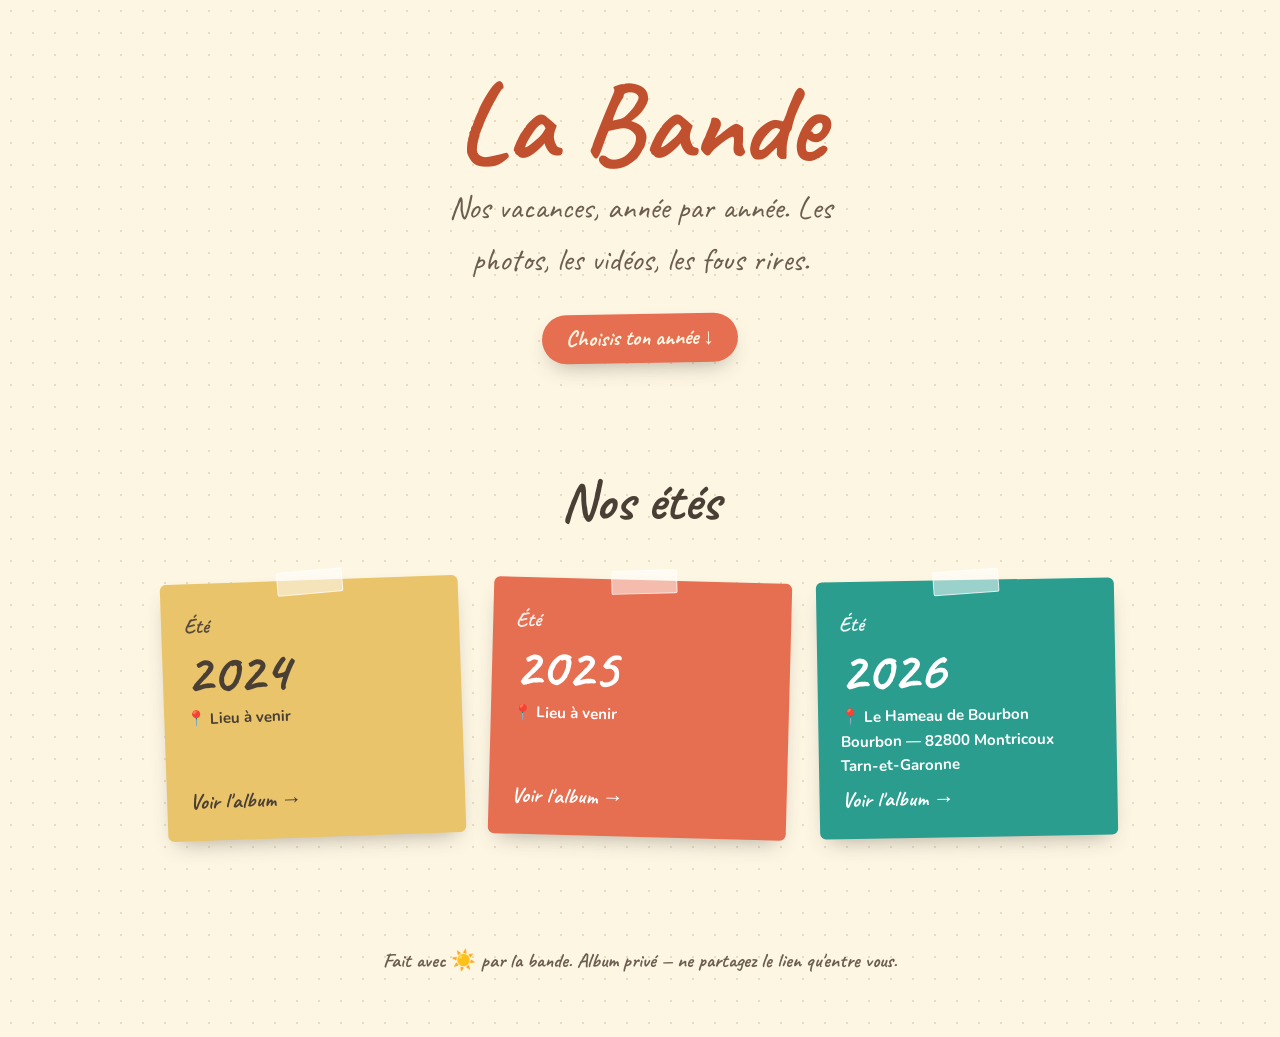
<file: index.html>
<!DOCTYPE html>
<html lang="fr">
<head>
<meta charset="UTF-8">
<meta name="viewport" content="width=device-width, initial-scale=1.0">
<title>La Bande — Nos vacances</title>
<link rel="preconnect" href="https://fonts.googleapis.com">
<link rel="preconnect" href="https://fonts.gstatic.com" crossorigin>
<link href="https://fonts.googleapis.com/css2?family=Fredoka:wght@500;600;700&family=Nunito:wght@400;600;700;800&family=Caveat:wght@600;700&display=swap" rel="stylesheet">
<link rel="stylesheet" href="style.css">
</head>
<body class="home">

<!-- ============ EN-TÊTE ============ -->
<header class="hero">
  <div class="hero-blobs" aria-hidden="true">
    <span class="blob b1"></span>
    <span class="blob b2"></span>
    <span class="blob b3"></span>
    <span class="blob b4"></span>
  </div>
  <div class="hero-inner">
    <h1 class="hero-title">La&nbsp;Bande</h1>
    <p class="hero-sub">Nos vacances, année par année. Les photos, les vidéos, les fous rires.</p>
    <a href="#annees" class="scroll-cue">Choisis ton année ↓</a>
  </div>
</header>

<!-- ============ CHOIX DES ANNÉES ============ -->
<main>
  <section id="annees" class="years">
    <h2 class="section-title">Nos étés</h2>
    <div class="year-grid">

      <!-- Carte 2024 -->
      <a class="year-card y2024" href="2024.html">
        <span class="year-tag">Été</span>
        <span class="year-num">2024</span>
        <!-- 👉 Remplacez "Lieu à venir" par le lieu quand vous voulez -->
        <span class="year-place">📍 Lieu à venir</span>
        <span class="year-go">Voir l'album →</span>
      </a>

      <!-- Carte 2025 -->
      <a class="year-card y2025" href="2025.html">
        <span class="year-tag">Été</span>
        <span class="year-num">2025</span>
        <span class="year-place">📍 Lieu à venir</span>
        <span class="year-go">Voir l'album →</span>
      </a>

      <!-- Carte 2026 -->
      <a class="year-card y2026" href="2026.html">
        <span class="year-tag">Été</span>
        <span class="year-num">2026</span>
        <span class="year-place">📍 Le Hameau de Bourbon<br>Bourbon — 82800 Montricoux<br>Tarn-et-Garonne</span>
        <span class="year-go">Voir l'album →</span>
      </a>

    </div>
  </section>
</main>

<footer class="site-footer">
  <p>Fait avec ☀️ par la bande. Album privé — ne partagez le lien qu'entre vous.</p>
</footer>

</body>
</html>
</file>
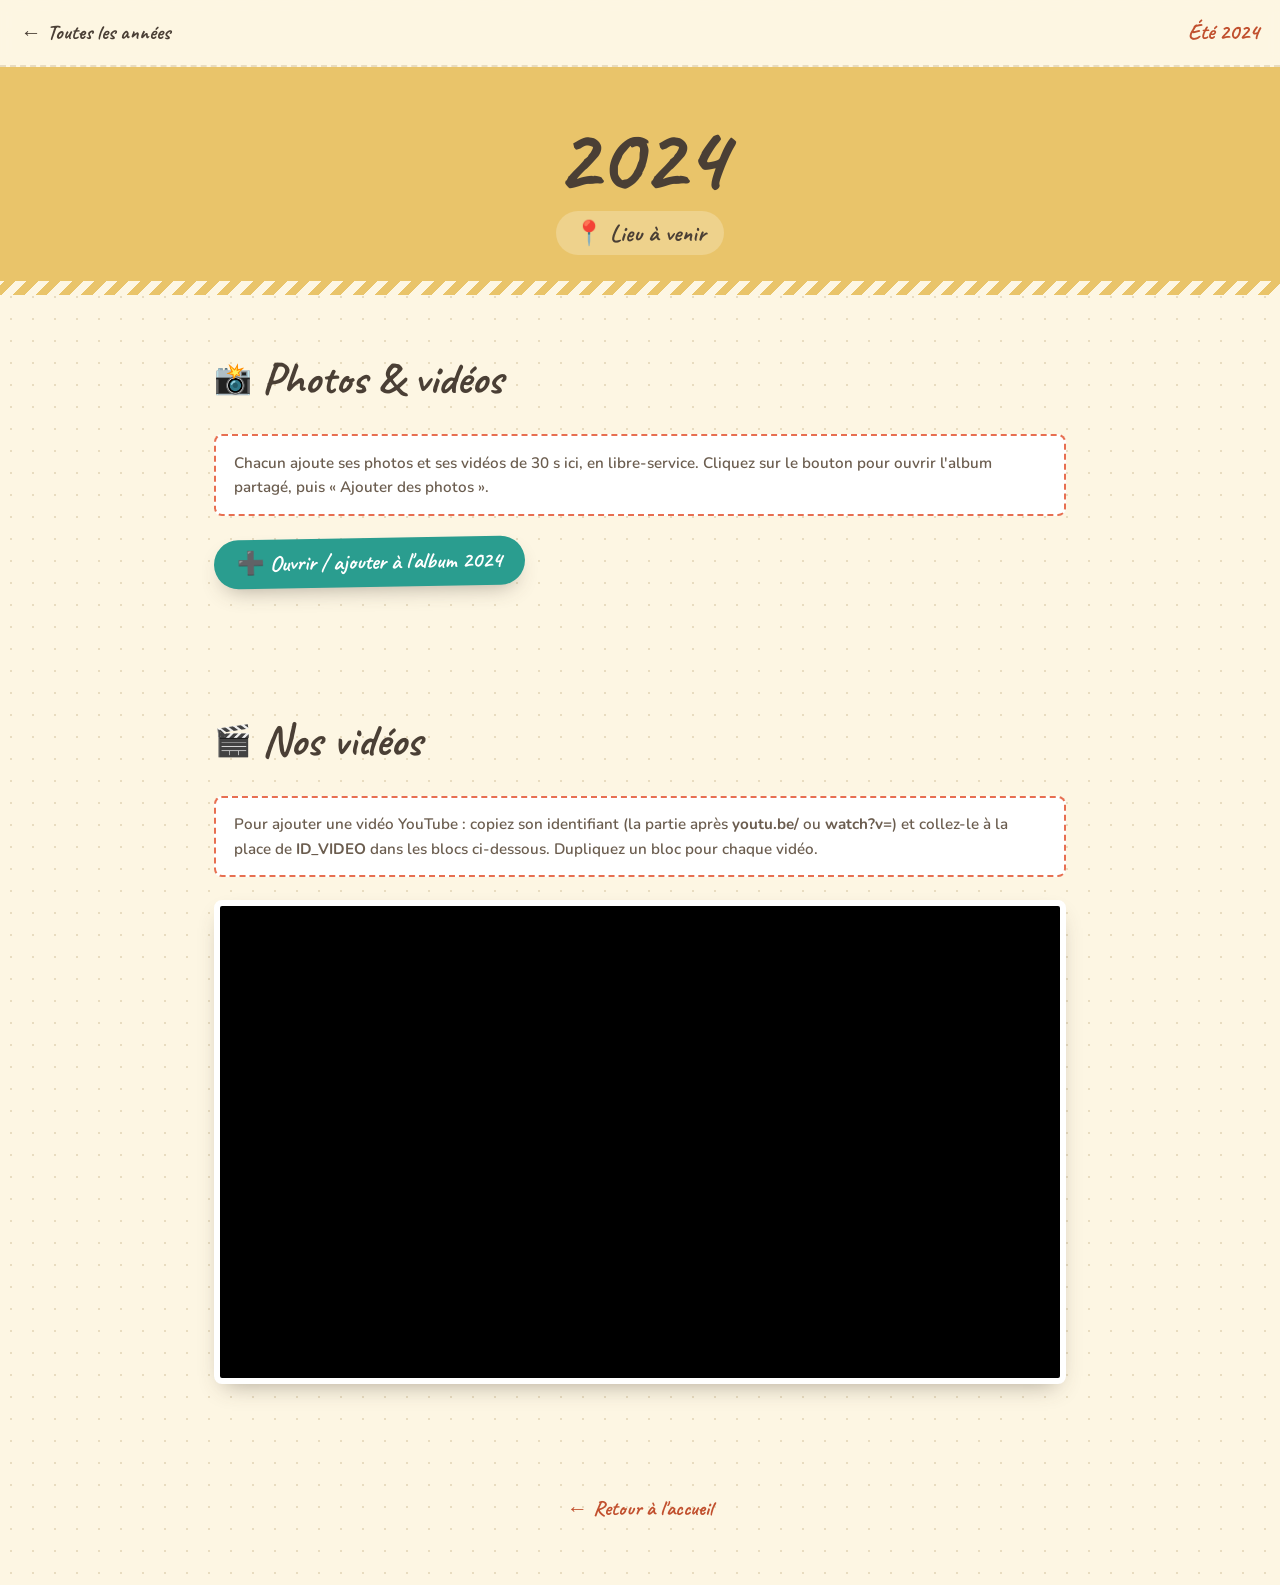
<file: 2024.html>
<!DOCTYPE html>
<html lang="fr">
<head>
<meta charset="UTF-8">
<meta name="viewport" content="width=device-width, initial-scale=1.0">
<title>Été 2024 — La Bande</title>
<link rel="preconnect" href="https://fonts.googleapis.com">
<link rel="preconnect" href="https://fonts.gstatic.com" crossorigin>
<link href="https://fonts.googleapis.com/css2?family=Fredoka:wght@500;600;700&family=Nunito:wght@400;600;700;800&family=Caveat:wght@600;700&display=swap" rel="stylesheet">
<link rel="stylesheet" href="style.css">
</head>
<body class="year-page">

<div class="topbar">
  <a class="back-link" href="index.html">← Toutes les années</a>
  <span class="badge">Été 2024</span>
</div>

<!-- ============ EN-TÊTE DE L'ANNÉE ============ -->
<header class="year-hero h2024">
  <h1>2024</h1>
  <!-- 👉 Remplacez "Lieu à venir" par le lieu (ex : Corse, Cap Ferret…) -->
  <span class="place">📍 Lieu à venir</span>
</header>

<!-- ============ PHOTOS & VIDÉOS COURTES ============ -->
<section class="block">
  <div class="block-head"><span class="block-emoji">📸</span><h2>Photos & vidéos</h2></div>

  <div class="block-note">
    Chacun ajoute ses photos et ses vidéos de 30 s ici, en libre-service.
    Cliquez sur le bouton pour ouvrir l'album partagé, puis « Ajouter des photos ».
  </div>

  <!-- ▼▼▼ ZONE ALBUM GOOGLE PHOTOS ▼▼▼
       1. Créez un album dans Google Photos (un par année).
       2. Partagez-le → activez "Autoriser l'ajout de photos".
       3. Copiez le lien de partage et collez-le dans le href du bouton ci-dessous.
       (L'intégration visuelle de l'album se colle à la place du bloc .placeholder si vous
        générez un code d'intégration — sinon le bouton suffit largement.) -->

  <p style="margin:0 0 1.4rem;">
    <a class="share-btn" href="https://photos.app.goo.gl/c1QCtZPVksezQcNh7" target="_blank" rel="noopener">
      ➕ Ouvrir / ajouter à l'album 2024
    </a>
  </p>

</section>

<!-- ============ LIENS VIDÉOS (YOUTUBE) ============ -->
<section class="block">
  <div class="block-head"><span class="block-emoji">🎬</span><h2>Nos vidéos</h2></div>

  <div class="block-note">
    Pour ajouter une vidéo YouTube : copiez son identifiant (la partie après
    <strong>youtu.be/</strong> ou <strong>watch?v=</strong>) et collez-le à la place de
    <strong>ID_VIDEO</strong> dans les blocs ci-dessous. Dupliquez un bloc pour chaque vidéo.
  </div>

  <div class="video-grid">

    <!-- ▼ BLOC VIDÉO À DUPLIQUER — remplacez ID_VIDEO ▼ -->
    <div class="video-card">
      <iframe src="https://www.youtube.com/embed/ID_VIDEO"
              title="Vidéo souvenir 2024"
              allow="accelerometer; autoplay; clipboard-write; encrypted-media; gyroscope; picture-in-picture"
              allowfullscreen loading="lazy"></iframe>
    </div>
    <!-- ▲ fin du bloc ▲ -->

    <!-- Copiez le bloc ci-dessus autant de fois que de vidéos -->

  </div>
</section>

<footer class="site-footer">
  <p><a class="back-link" href="index.html">← Retour à l'accueil</a></p>
</footer>

</body>
</html>
</file>
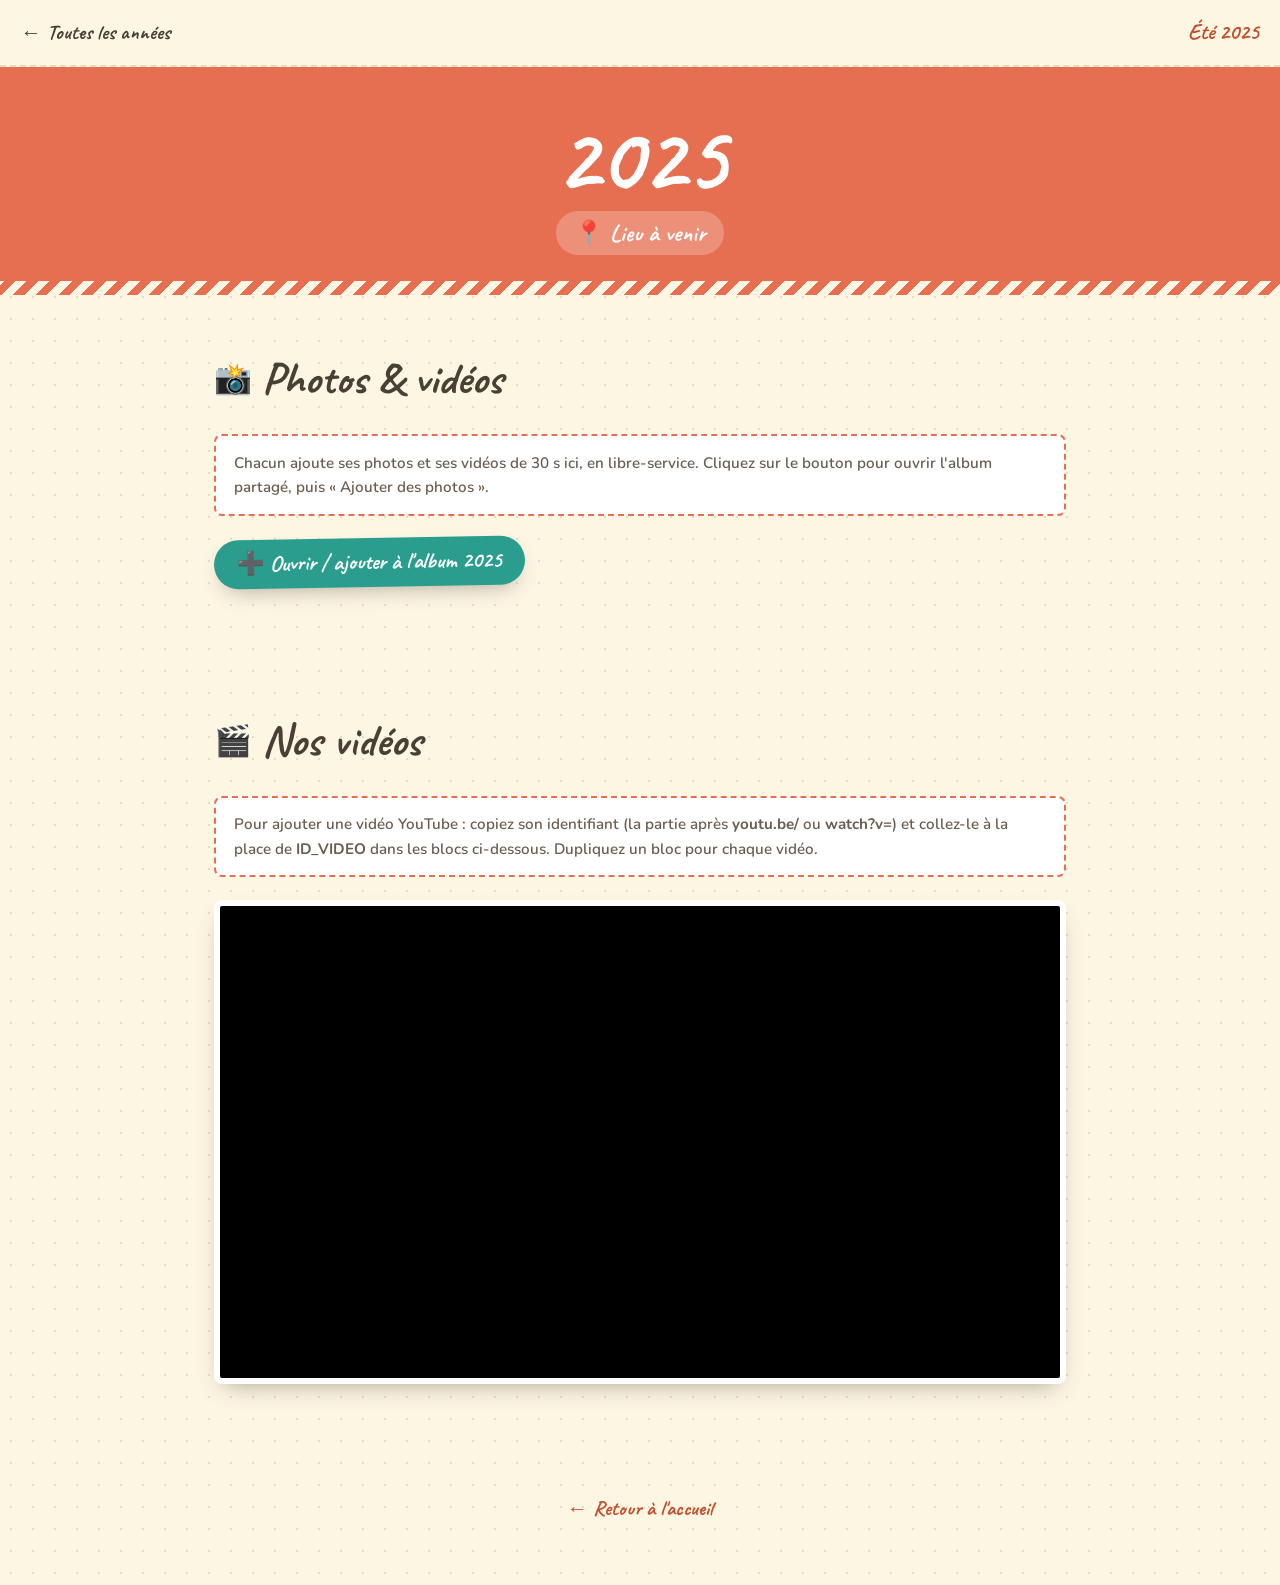
<file: 2025.html>
<!DOCTYPE html>
<html lang="fr">
<head>
<meta charset="UTF-8">
<meta name="viewport" content="width=device-width, initial-scale=1.0">
<title>Été 2025 — La Bande</title>
<link rel="preconnect" href="https://fonts.googleapis.com">
<link rel="preconnect" href="https://fonts.gstatic.com" crossorigin>
<link href="https://fonts.googleapis.com/css2?family=Fredoka:wght@500;600;700&family=Nunito:wght@400;600;700;800&family=Caveat:wght@600;700&display=swap" rel="stylesheet">
<link rel="stylesheet" href="style.css">
</head>
<body class="year-page">

<div class="topbar">
  <a class="back-link" href="index.html">← Toutes les années</a>
  <span class="badge">Été 2025</span>
</div>

<!-- ============ EN-TÊTE DE L'ANNÉE ============ -->
<header class="year-hero h2025">
  <h1>2025</h1>
  <!-- 👉 Remplacez "Lieu à venir" par le lieu (ex : Corse, Cap Ferret…) -->
  <span class="place">📍 Lieu à venir</span>
</header>

<!-- ============ PHOTOS & VIDÉOS COURTES ============ -->
<section class="block">
  <div class="block-head"><span class="block-emoji">📸</span><h2>Photos & vidéos</h2></div>

  <div class="block-note">
    Chacun ajoute ses photos et ses vidéos de 30 s ici, en libre-service.
    Cliquez sur le bouton pour ouvrir l'album partagé, puis « Ajouter des photos ».
  </div>

  <!-- ▼▼▼ ZONE ALBUM GOOGLE PHOTOS ▼▼▼
       1. Créez un album dans Google Photos (un par année).
       2. Partagez-le → activez "Autoriser l'ajout de photos".
       3. Copiez le lien de partage et collez-le dans le href du bouton ci-dessous.
       (L'intégration visuelle de l'album se colle à la place du bloc .placeholder si vous
        générez un code d'intégration — sinon le bouton suffit largement.) -->

  <p style="margin:0 0 1.4rem;">
    <a class="share-btn" href="https://photos.app.goo.gl/ENUyNoYxpjGoa2Si6" target="_blank" rel="noopener">
      ➕ Ouvrir / ajouter à l'album 2025
    </a>
  </p>

</section>

<!-- ============ LIENS VIDÉOS (YOUTUBE) ============ -->
<section class="block">
  <div class="block-head"><span class="block-emoji">🎬</span><h2>Nos vidéos</h2></div>

  <div class="block-note">
    Pour ajouter une vidéo YouTube : copiez son identifiant (la partie après
    <strong>youtu.be/</strong> ou <strong>watch?v=</strong>) et collez-le à la place de
    <strong>ID_VIDEO</strong> dans les blocs ci-dessous. Dupliquez un bloc pour chaque vidéo.
  </div>

  <div class="video-grid">

    <!-- ▼ BLOC VIDÉO À DUPLIQUER — remplacez ID_VIDEO ▼ -->
    <div class="video-card">
      <iframe src="https://www.youtube.com/embed/ID_VIDEO"
              title="Vidéo souvenir 2025"
              allow="accelerometer; autoplay; clipboard-write; encrypted-media; gyroscope; picture-in-picture"
              allowfullscreen loading="lazy"></iframe>
    </div>
    <!-- ▲ fin du bloc ▲ -->

    <!-- Copiez le bloc ci-dessus autant de fois que de vidéos -->

  </div>
</section>

<footer class="site-footer">
  <p><a class="back-link" href="index.html">← Retour à l'accueil</a></p>
</footer>

</body>
</html>
</file>
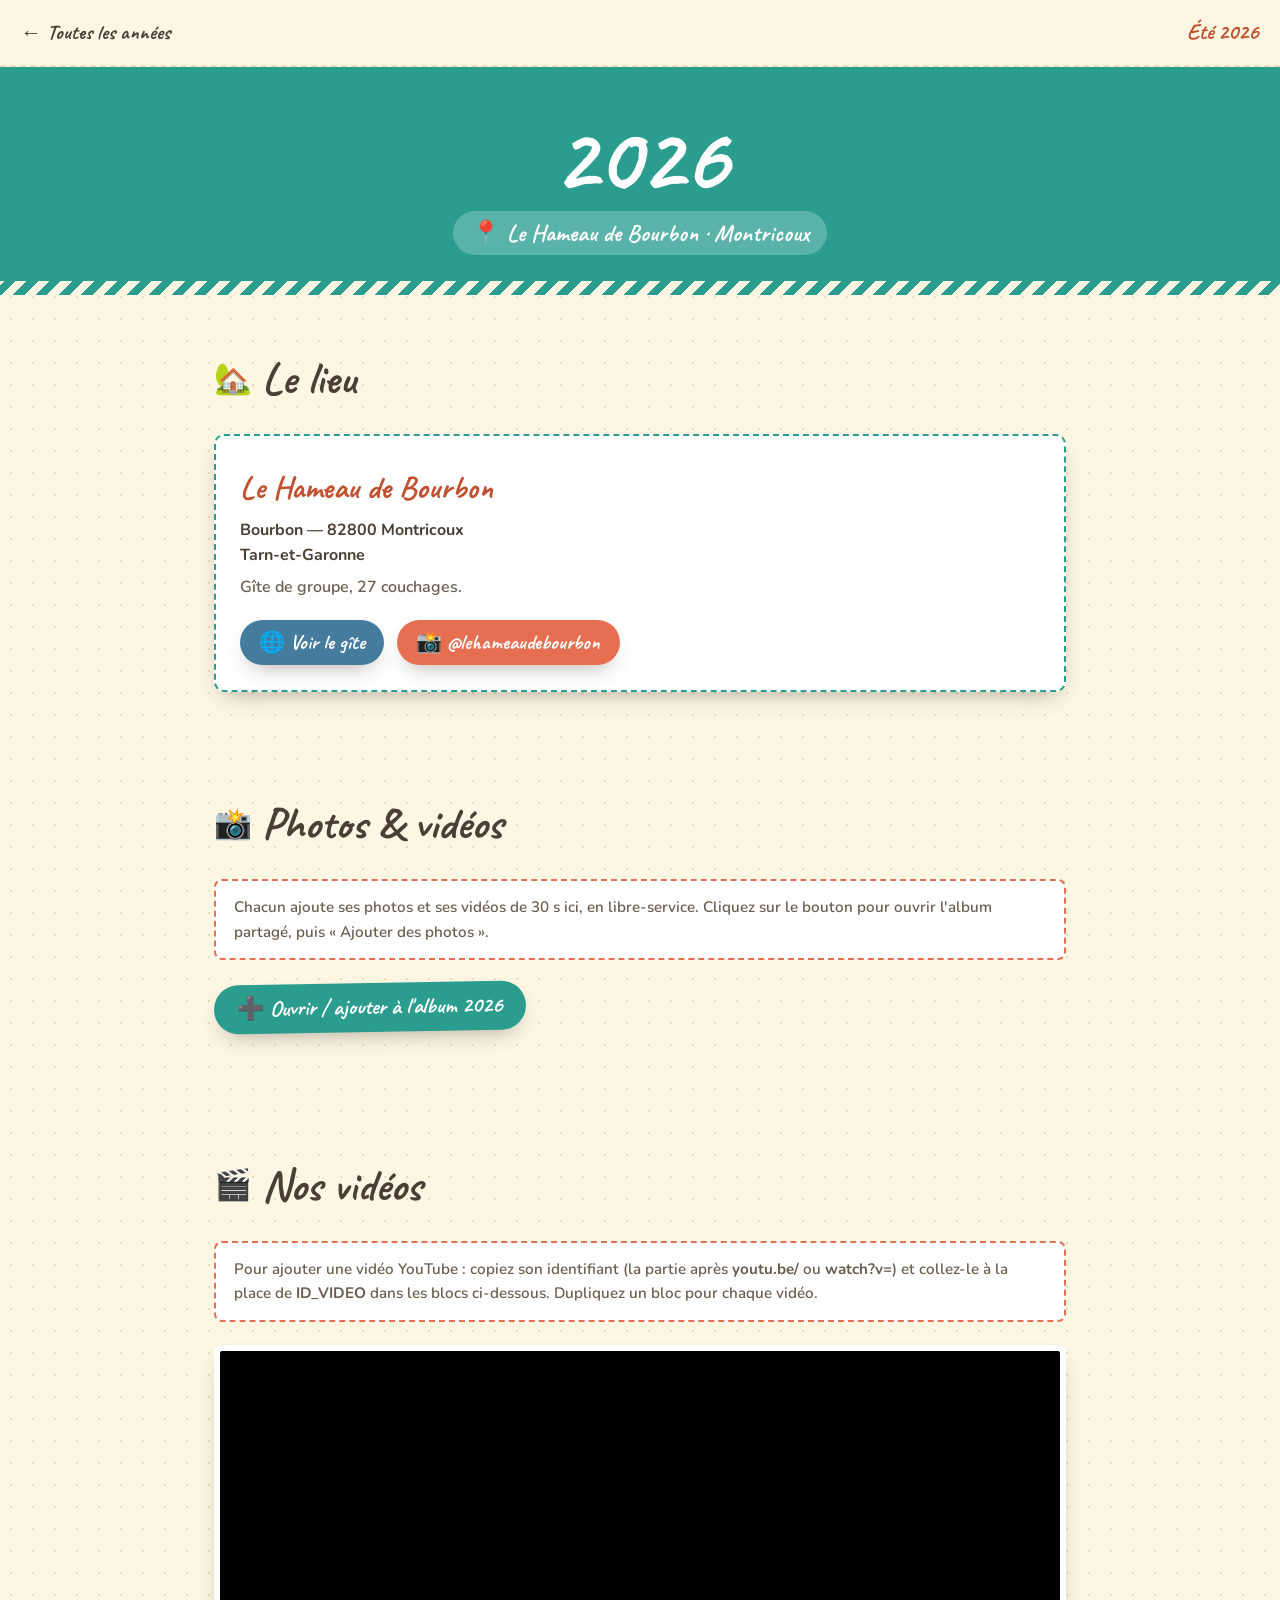
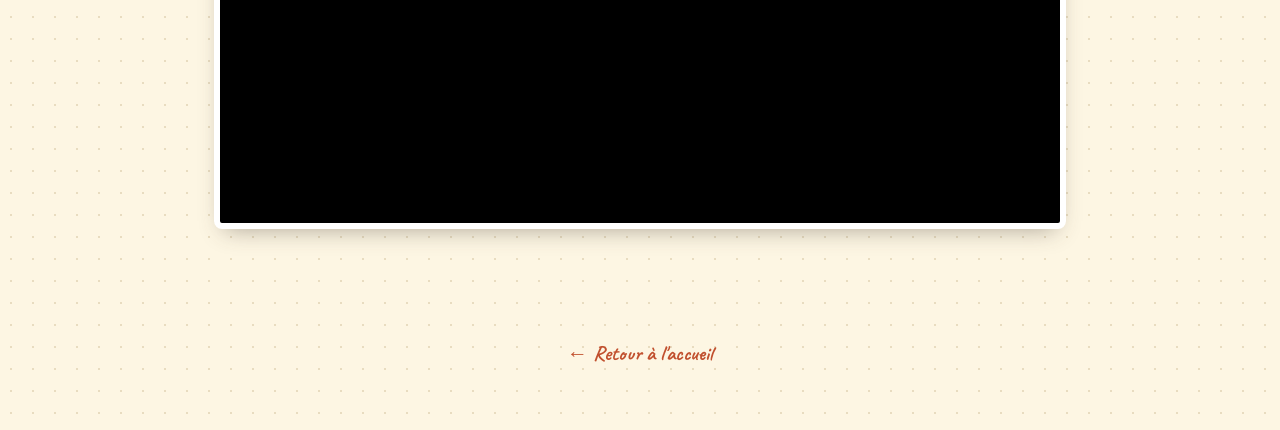
<file: 2026.html>
<!DOCTYPE html>
<html lang="fr">
<head>
<meta charset="UTF-8">
<meta name="viewport" content="width=device-width, initial-scale=1.0">
<title>Été 2026 — La Bande</title>
<link rel="preconnect" href="https://fonts.googleapis.com">
<link rel="preconnect" href="https://fonts.gstatic.com" crossorigin>
<link href="https://fonts.googleapis.com/css2?family=Fredoka:wght@500;600;700&family=Nunito:wght@400;600;700;800&family=Caveat:wght@600;700&display=swap" rel="stylesheet">
<link rel="stylesheet" href="style.css">
</head>
<body class="year-page">

<div class="topbar">
  <a class="back-link" href="index.html">← Toutes les années</a>
  <span class="badge">Été 2026</span>
</div>

<!-- ============ EN-TÊTE DE L'ANNÉE ============ -->
<header class="year-hero h2026">
  <h1>2026</h1>
  <span class="place">📍 Le Hameau de Bourbon · Montricoux</span>
</header>

<!-- ============ LE LIEU ============ -->
<section class="block">
  <div class="block-head"><span class="block-emoji">🏡</span><h2>Le lieu</h2></div>
  <div class="place-card">
    <p class="place-name">Le Hameau de Bourbon</p>
    <p class="place-addr">Bourbon — 82800 Montricoux<br>Tarn-et-Garonne</p>
    <p class="place-desc">Gîte de groupe, 27 couchages.</p>
    <div class="place-links">
      <a class="place-btn site" href="https://www.grandsgites.com/gite-82-hameau-bourbon-7348.htm" target="_blank" rel="noopener">🌐 Voir le gîte</a>
      <a class="place-btn insta" href="https://www.instagram.com/lehameaudebourbon/" target="_blank" rel="noopener">📸 @lehameaudebourbon</a>
    </div>
  </div>
</section>

<!-- ============ PHOTOS & VIDÉOS COURTES ============ -->
<section class="block">
  <div class="block-head"><span class="block-emoji">📸</span><h2>Photos & vidéos</h2></div>

  <div class="block-note">
    Chacun ajoute ses photos et ses vidéos de 30 s ici, en libre-service.
    Cliquez sur le bouton pour ouvrir l'album partagé, puis « Ajouter des photos ».
  </div>

  <!-- ▼▼▼ ZONE ALBUM GOOGLE PHOTOS ▼▼▼
       1. Créez un album dans Google Photos (un par année).
       2. Partagez-le → activez "Autoriser l'ajout de photos".
       3. Copiez le lien de partage et collez-le dans le href du bouton ci-dessous.
       (L'intégration visuelle de l'album se colle à la place du bloc .placeholder si vous
        générez un code d'intégration — sinon le bouton suffit largement.) -->

  <p style="margin:0 0 1.4rem;">
    <a class="share-btn" href="https://photos.app.goo.gl/LEJegakvXUY4JCNu5" target="_blank" rel="noopener">
      ➕ Ouvrir / ajouter à l'album 2026
    </a>
  </p>

</section>

<!-- ============ LIENS VIDÉOS (YOUTUBE) ============ -->
<section class="block">
  <div class="block-head"><span class="block-emoji">🎬</span><h2>Nos vidéos</h2></div>

  <div class="block-note">
    Pour ajouter une vidéo YouTube : copiez son identifiant (la partie après
    <strong>youtu.be/</strong> ou <strong>watch?v=</strong>) et collez-le à la place de
    <strong>ID_VIDEO</strong> dans les blocs ci-dessous. Dupliquez un bloc pour chaque vidéo.
  </div>

  <div class="video-grid">

    <!-- ▼ BLOC VIDÉO À DUPLIQUER — remplacez ID_VIDEO ▼ -->
    <div class="video-card">
      <iframe src="https://www.youtube.com/embed/ID_VIDEO"
              title="Vidéo souvenir 2026"
              allow="accelerometer; autoplay; clipboard-write; encrypted-media; gyroscope; picture-in-picture"
              allowfullscreen loading="lazy"></iframe>
    </div>
    <!-- ▲ fin du bloc ▲ -->

    <!-- Copiez le bloc ci-dessus autant de fois que de vidéos -->

  </div>
</section>

<footer class="site-footer">
  <p><a class="back-link" href="index.html">← Retour à l'accueil</a></p>
</footer>

</body>
</html>
</file>
<file: style.css>
/* =========================================================
   LA BANDE — thème "Carnet de voyage"
   Fond papier, écriture manuscrite, cartes façon polaroid
   ========================================================= */

:root{
  --paper:#fdf6e3;
  --paper-dot:#e8dcc0;
  --ink:#4a3f35;
  --ink-soft:#6b5d4f;
  --rust:#c1502e;
  --mustard:#e9c46a;
  --terra:#e76f51;
  --pine:#2a9d8f;
  --sky:#457b9d;
  --card-radius:6px;
  --shadow:0 10px 22px -10px rgba(74,63,53,.45);
  --font-hand:"Caveat", cursive;
  --font-body:"Nunito", system-ui, sans-serif;
}

*{box-sizing:border-box;}
html{scroll-behavior:smooth;}
body{
  margin:0;
  font-family:var(--font-body);
  color:var(--ink);
  background:var(--paper);
  background-image:radial-gradient(var(--paper-dot) 1.5px,transparent 1.5px);
  background-size:22px 22px;
  line-height:1.6;
}

/* ---------- HERO ---------- */
.hero{position:relative;padding:4.5rem 1.5rem 3.5rem;text-align:center;}
.hero-inner{max-width:760px;margin:0 auto;position:relative;z-index:1;}
.eyebrow{
  display:inline-block;font-family:var(--font-hand);font-size:1.35rem;font-weight:700;
  color:var(--paper);background:var(--ink);padding:.15rem 1rem;border-radius:999px;
  transform:rotate(-2deg);margin:0 0 1rem;
}
.hero-title{font-family:var(--font-hand);font-size:clamp(4rem,15vw,7rem);line-height:.9;margin:0;color:var(--rust);font-weight:700;}
.hero-sub{font-family:var(--font-hand);font-size:clamp(1.4rem,4vw,2rem);color:var(--ink-soft);margin:.6rem auto 1.8rem;max-width:30ch;}
.scroll-cue{
  display:inline-block;font-family:var(--font-hand);font-size:1.4rem;font-weight:700;
  text-decoration:none;color:var(--paper);background:var(--terra);padding:.4rem 1.5rem;
  border-radius:999px;box-shadow:var(--shadow);transform:rotate(-1deg);transition:transform .15s ease;
}
.scroll-cue:hover{transform:rotate(-1deg) translateY(-3px) scale(1.04);}

/* ---------- ANNÉES ---------- */
.years{max-width:1000px;margin:0 auto;padding:2.5rem 1.5rem 3rem;}
.section-title{font-family:var(--font-hand);font-size:clamp(2.4rem,7vw,3.4rem);text-align:center;color:var(--ink);margin:0 0 2.2rem;}
.year-grid{display:grid;grid-template-columns:repeat(auto-fit,minmax(230px,1fr));gap:1.8rem;}
.year-card{
  position:relative;display:flex;flex-direction:column;gap:.3rem;
  padding:1.6rem 1.4rem 1.3rem;border-radius:var(--card-radius);text-decoration:none;
  color:#fff;box-shadow:var(--shadow);min-height:210px;transition:transform .18s ease, box-shadow .18s ease;
}
.year-card::before{
  content:"";position:absolute;top:-10px;left:50%;width:64px;height:22px;margin-left:-32px;
  background:#ffffff88;border:1px solid #ffffffaa;transform:rotate(-3deg);border-radius:2px;
}
.year-card:hover{transform:translateY(-6px) rotate(0deg);box-shadow:0 16px 30px -12px rgba(74,63,53,.5);}
.y2024{background:var(--mustard);color:var(--ink);transform:rotate(-2deg);}
.y2025{background:var(--terra);transform:rotate(1.5deg);}
.y2026{background:var(--pine);transform:rotate(-1deg);}
.year-tag{font-family:var(--font-hand);font-size:1.3rem;font-weight:700;opacity:.9;}
.year-num{font-family:var(--font-hand);font-size:3.6rem;line-height:.9;font-weight:700;}
.year-place{font-weight:700;font-size:.95rem;margin-top:.2rem;}
.year-go{margin-top:auto;font-family:var(--font-hand);font-size:1.35rem;font-weight:700;}

/* ---------- PAGE ANNÉE : barre ---------- */
.year-page .topbar{
  position:sticky;top:0;z-index:10;display:flex;align-items:center;justify-content:space-between;
  padding:.9rem 1.3rem;background:#fdf6e3ee;backdrop-filter:blur(6px);border-bottom:2px dashed var(--paper-dot);
}
.back-link{font-family:var(--font-hand);font-size:1.3rem;font-weight:700;text-decoration:none;color:var(--ink);}
.topbar .badge{font-family:var(--font-hand);font-size:1.4rem;font-weight:700;color:var(--rust);}

/* ---------- PAGE ANNÉE : en-tête ---------- */
.year-hero{text-align:center;padding:3rem 1.5rem 2.5rem;color:#fff;position:relative;}
.year-hero::after{
  content:"";position:absolute;left:0;right:0;bottom:0;height:14px;
  background:repeating-linear-gradient(-45deg,#fdf6e3,#fdf6e3 8px,transparent 8px,transparent 16px);
}
.year-hero.h2024{background:var(--mustard);color:var(--ink);}
.year-hero.h2025{background:var(--terra);}
.year-hero.h2026{background:var(--pine);}
.year-hero h1{font-family:var(--font-hand);font-size:clamp(3.5rem,13vw,6rem);margin:0;line-height:.9;font-weight:700;}
.year-hero .place{
  display:inline-block;margin-top:.6rem;font-family:var(--font-hand);font-size:1.5rem;font-weight:700;
  background:#ffffff3a;padding:.2rem 1.1rem;border-radius:999px;
}

/* ---------- BLOCS ---------- */
.block{max-width:900px;margin:0 auto;padding:3rem 1.5rem;}
.block-head{display:flex;align-items:center;gap:.6rem;margin:0 0 1.2rem;}
.block-head h2{font-family:var(--font-hand);font-size:clamp(2rem,6vw,2.8rem);margin:0;color:var(--ink);}
.block-emoji{font-size:1.9rem;}
.block-note{
  background:#fff;border:2px dashed var(--terra);border-radius:8px;padding:.9rem 1.1rem;
  font-weight:600;font-size:.95rem;color:var(--ink-soft);margin-bottom:1.4rem;
}
.embed-frame{width:100%;aspect-ratio:16/10;border:0;border-radius:8px;box-shadow:var(--shadow);background:#fff;}
.placeholder{
  display:flex;flex-direction:column;align-items:center;justify-content:center;text-align:center;gap:.6rem;
  width:100%;aspect-ratio:16/10;border:3px dashed var(--mustard);border-radius:8px;
  background:#fff;color:var(--ink-soft);font-weight:700;padding:2rem;
}
.placeholder .big{font-size:2.5rem;}
.video-grid{display:grid;grid-template-columns:repeat(auto-fit,minmax(280px,1fr));gap:1.4rem;}
.video-card{border-radius:8px;overflow:hidden;box-shadow:var(--shadow);background:#000;border:6px solid #fff;}
.video-card iframe{width:100%;aspect-ratio:16/9;border:0;display:block;}
.share-btn{
  display:inline-flex;align-items:center;gap:.5rem;font-family:var(--font-hand);font-size:1.4rem;font-weight:700;
  text-decoration:none;color:#fff;background:var(--pine);padding:.4rem 1.4rem;border-radius:999px;
  box-shadow:var(--shadow);transform:rotate(-1deg);transition:transform .15s ease;
}
.share-btn:hover{transform:rotate(-1deg) translateY(-3px);}

/* ---------- PIED ---------- */
.site-footer{text-align:center;padding:2.5rem 1.5rem;color:var(--ink-soft);font-family:var(--font-hand);font-size:1.25rem;font-weight:700;}
.site-footer a{color:var(--rust);}

/* ---------- A11Y / MOBILE ---------- */
a:focus-visible,.share-btn:focus-visible{outline:3px solid var(--ink);outline-offset:3px;}
@media (prefers-reduced-motion:reduce){*{scroll-behavior:auto;}}
@media(max-width:520px){
  .hero{padding:3.5rem 1.2rem 3rem;}
  .block{padding:2.2rem 1.2rem;}
  .year-card{transform:none !important;}
}

/* ---------- BLOC "LE LIEU" (page année) ---------- */
.place-card{
  background:#fff;
  border:2px dashed var(--pine);
  border-radius:10px;
  padding:1.6rem 1.5rem;
  box-shadow:var(--shadow);
}
.place-name{font-family:var(--font-hand);font-size:2rem;font-weight:700;color:var(--rust);margin:0 0 .3rem;}
.place-addr{font-weight:700;margin:0 0 .4rem;color:var(--ink);}
.place-desc{margin:0 0 1.2rem;color:var(--ink-soft);font-weight:600;}
.place-links{display:flex;flex-wrap:wrap;gap:.8rem;}
.place-btn{
  display:inline-flex;align-items:center;gap:.4rem;
  font-family:var(--font-hand);font-size:1.3rem;font-weight:700;
  text-decoration:none;color:#fff;padding:.35rem 1.2rem;border-radius:999px;
  box-shadow:var(--shadow);transition:transform .15s ease;
}
.place-btn:hover{transform:translateY(-3px);}
.place-btn.site{background:var(--sky);}
.place-btn.insta{background:var(--terra);}
</file>
